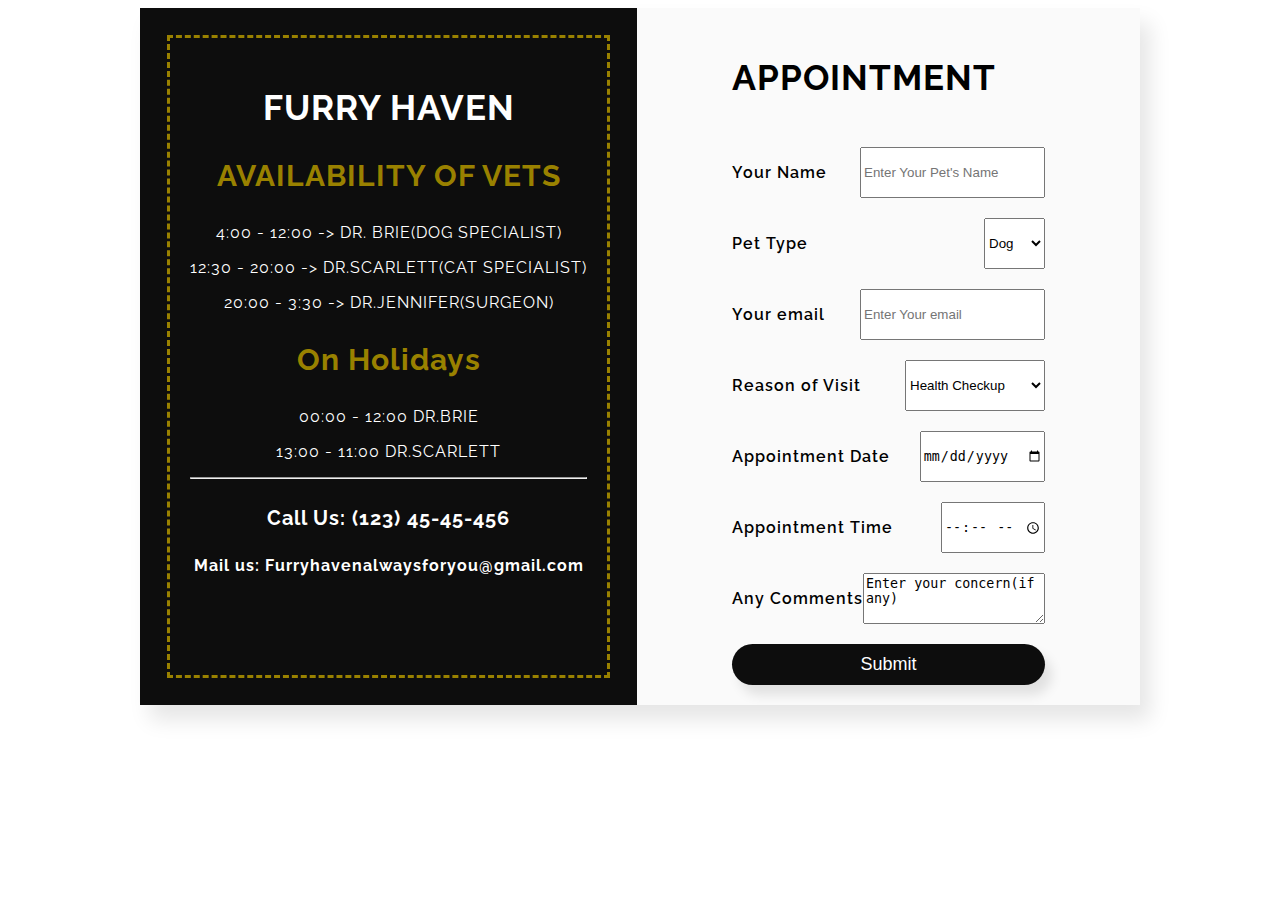
<file: Hyperlinks/Appointment.html>
<!DOCTYPE html>
<html lang="en">
<head>
	<meta charset="UTF-8">
	<title>Appointment</title>
	<link rel="stylesheet" href="css/style.css">
	<link href="https://fonts.googleapis.com/css?family=Raleway:400,600,700,900" rel="stylesheet">
</head>
<body>
<div class="wrapper">
	<div class="container">
		<div class="container-time">
				<h2 class="heading">FURRY HAVEN</h2>
				<h3 class="heading-days">AVAILABILITY OF VETS </h3>
				<p>4:00 - 12:00 -> DR. BRIE(DOG SPECIALIST) </p>
				<p>12:30 - 20:00 -> DR.SCARLETT(CAT SPECIALIST)</p>
				<p>20:00 - 3:30 -> DR.JENNIFER(SURGEON)</p>
				<h3 class="heading-days">On Holidays</h3>
				<p>00:00 - 12:00 DR.BRIE</p>
				<p>13:00 - 11:00 DR.SCARLETT</p>
				<hr>
				<h4 class="heading-phone">Call Us: (123) 45-45-456</h4>
				<h4 class="heading-email">Mail us: Furryhavenalwaysforyou@gmail.com</h4>
		</div>
		<div class="container-form">
				<form action="#">
					<h2 class="heading heading-yellow">Appointment</h2>
					<div class="form-field">
						<p>Your Name</p>
						<input type="text" placeholder="Enter Your Pet's Name" required>
					</div>
					<div class="form-field">
						<p>Pet Type</p>
						<select name="select" id="#">
							<option value="1">Dog</option>
							<option value="2">Cat</option>
							<option value="3">Bird</option>
							<option value="4">Rabbit</option>
							<option value="5"></option>
						</select>
					</div>
					<div class="form-field">
						<p>Your email</p>
						<input type="email" placeholder="Enter Your email" required>
					</div>
					<div class="form-field">
						<p>Reason of Visit</p>
						<select name="select" id="a">
							<option value="1">Health Checkup</option>
							<option value="2">Vaccination</option>
							<option value="3">Grooming</option>
							<option value="4">Medical Emergency</option>
							<option value="5">others</option>
						</select>
					</div>
					<div class="form-field">
						<p>Appointment Date</p>
						<input type="date">
					</div>
					<div class="form-field">
						<p>Appointment Time</p>
						<input type="time">
					</div>
					<div class="form-field">
						<p>Any Comments</p>
						<textarea id="Comments" width="10px" height="10px">Enter your concern(if any) 
							</textarea>
					</div>
					<button class="btn">Submit</button>
				</form>
		</div>
	</div>
</div>	
</body>
</html>
</file>
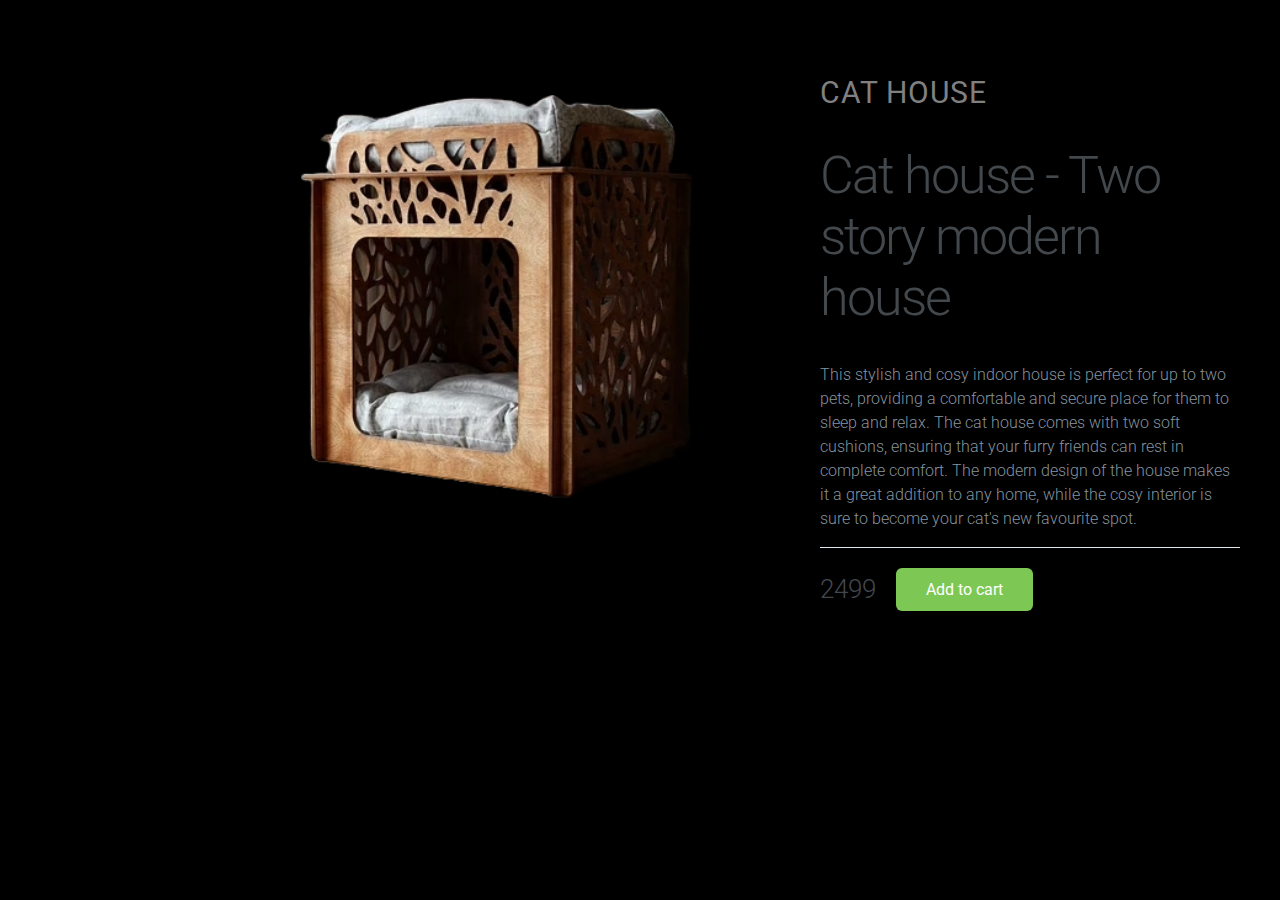
<file: Hyperlinks/Cat House.html>
<!DOCTYPE html>
<html>
<head>
    <meta charset="utf-8">
    <meta name="viewport" content="width=device-width, initial-scale=1">
    <title>Cat House</title>
    <link href="https://fonts.googleapis.com/css?family=Roboto:300,400,500" rel="stylesheet">
    <link href="style.css" rel="stylesheet">
    <meta name="robots" content="noindex,follow" />
</head>
<body>
    <main class="container">
        <div class="left-column">
            <img data-image="black" class="active" src="images/cat_bed.png" alt="">
        </div>
        <div class="right-column">
            <div class="product-description">
                <span>Cat House</span>
                <h1>Cat house - Two story modern house</h1>
                <p>This stylish and cosy indoor house is perfect for up to two pets, providing a comfortable and secure
                    place for them to sleep and relax. The cat house comes with two soft cushions, ensuring that your
                    furry friends can rest in complete comfort. The modern design of the house makes it a great addition
                    to any home, while the cosy interior is sure to become your cat's new favourite spot.</p>
            </div>
            <div class="product-price">
                <span>2499</span>
                <a href="#" class="cart-btn">Add to cart</a>
            </div>
        </div>
    </main>
    <script src="https://cdnjs.cloudflare.com/ajax/libs/jquery/3.1.1/jquery.min.js" charset="utf-8"></script>
    <script src="script.js" charset="utf-8"></script>
</body>
</html>
</file>
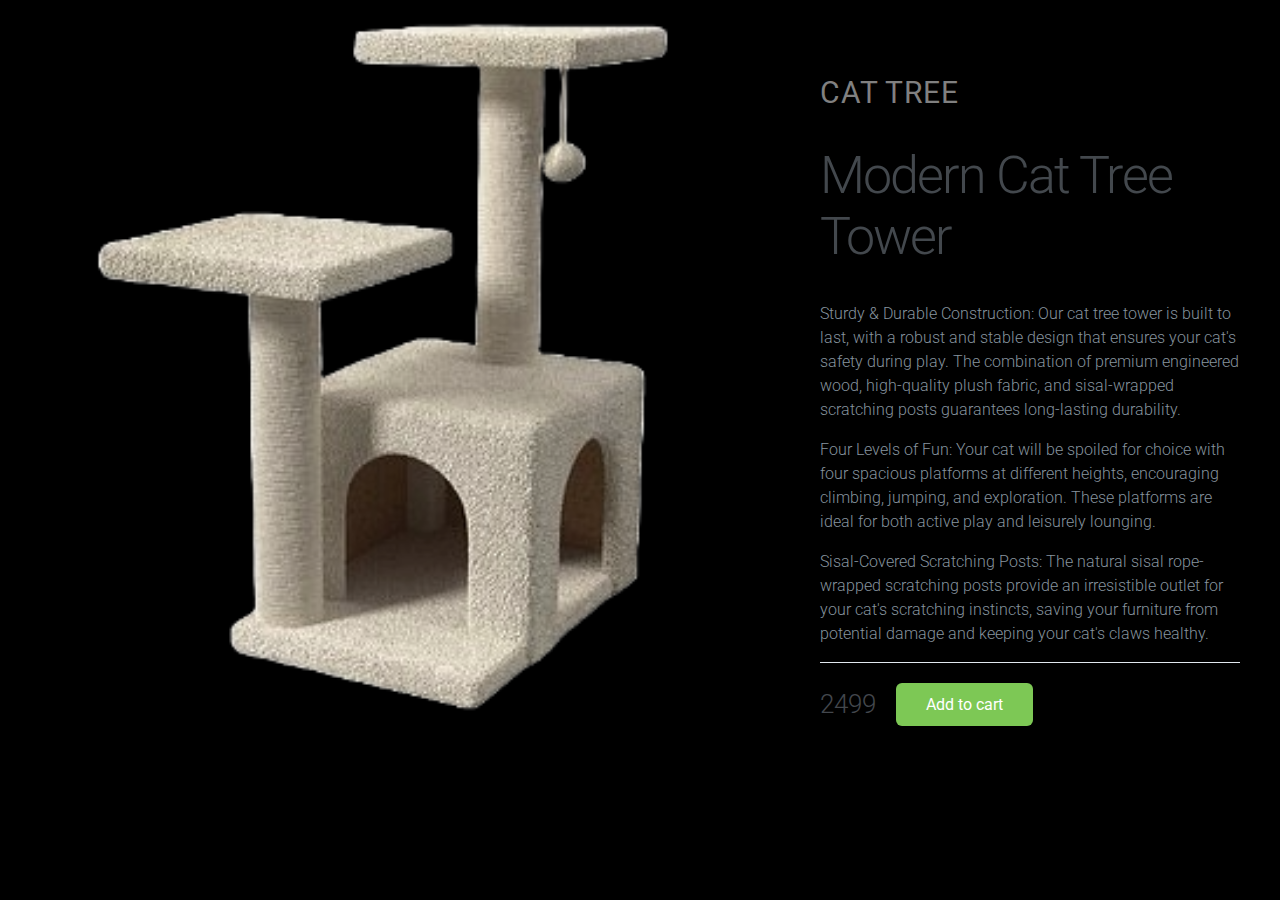
<file: Hyperlinks/Cat Tree.html>
<!DOCTYPE html>
<html>
<head>
    <meta charset="utf-8">
    <meta name="viewport" content="width=device-width, initial-scale=1">
    <title>Cat Tree</title>
    <link href="https://fonts.googleapis.com/css?family=Roboto:300,400,500" rel="stylesheet">
    <link href="style.css" rel="stylesheet">
    <meta name="robots" content="noindex,follow" />
</head>
<body>
    <main class="container">
        <div class="left-column">
            <img data-image="black" class="active" src="images/cat_tree.png" alt="">
        </div>
        <div class="right-column">
            <div class="product-description">
                <span>Cat Tree</span>
                <h1>Modern Cat Tree Tower</h1>
                <p>Sturdy & Durable Construction: Our cat tree tower is built to last, with a robust and stable design
                    that ensures your cat's safety during play. The combination of premium engineered wood, high-quality
                    plush fabric, and sisal-wrapped scratching posts guarantees long-lasting durability.</p>
                <p>Four Levels of Fun: Your cat will be spoiled for choice with four spacious platforms at different
                    heights, encouraging climbing, jumping, and exploration. These platforms are ideal for both active
                    play and leisurely lounging.</p>
                <p>Sisal-Covered Scratching Posts: The natural sisal rope-wrapped scratching posts provide an
                    irresistible outlet for your cat's scratching instincts, saving your furniture from potential damage
                    and keeping your cat's claws healthy.</p>
            </div>
            <div class="product-price">
                <span>2499</span>
                <a href="#" class="cart-btn">Add to cart</a>
            </div>
        </div>
    </main>
    <script src="https://cdnjs.cloudflare.com/ajax/libs/jquery/3.1.1/jquery.min.js" charset="utf-8"></script>
    <script src="script.js" charset="utf-8"></script>
</body>
</html>
</file>
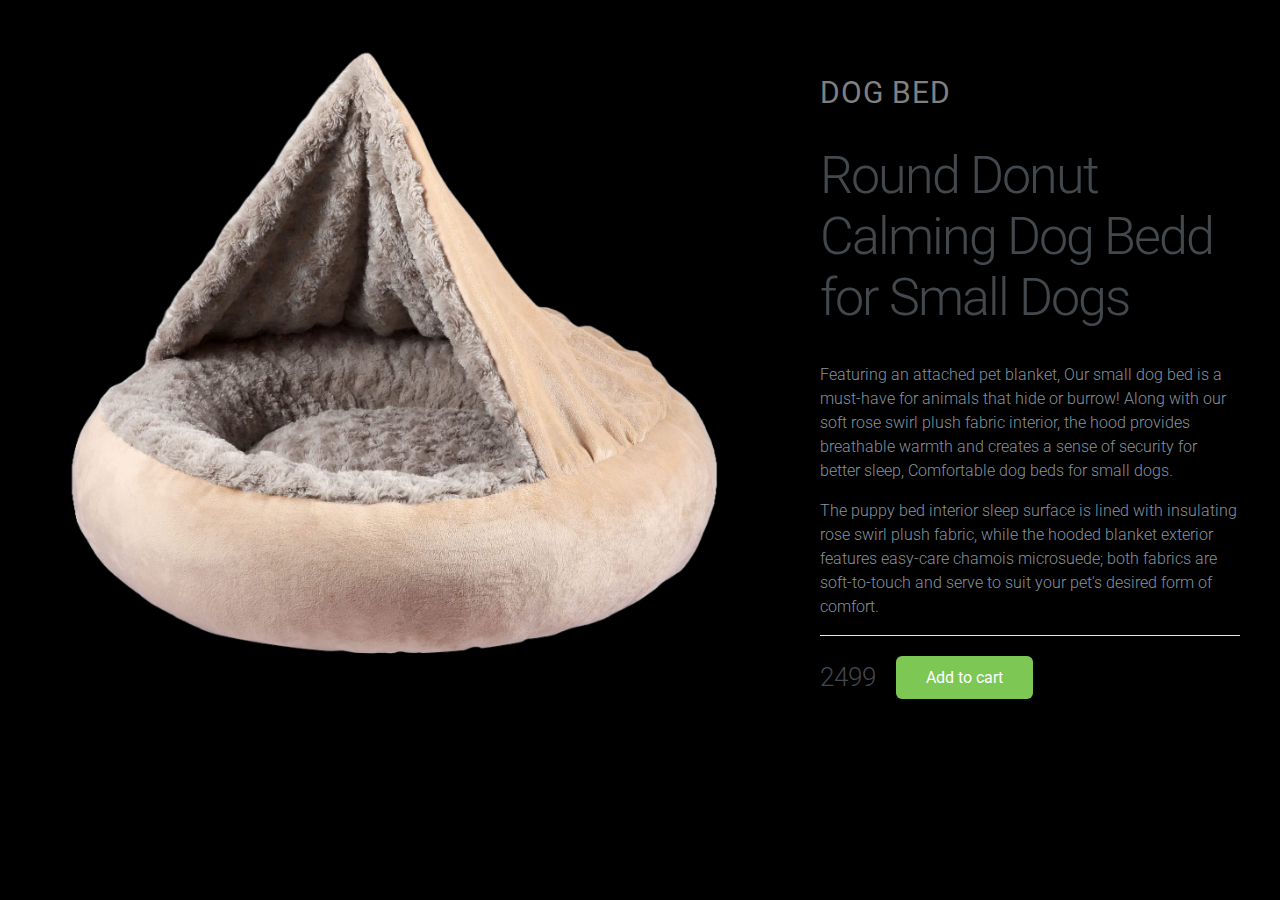
<file: Hyperlinks/Donut Dog Bed.html>
<!DOCTYPE html>
<html>
<head>
  <meta charset="utf-8">
  <meta name="viewport" content="width=device-width, initial-scale=1">
  <title>Donut Dog Bed</title>
  <link href="https://fonts.googleapis.com/css?family=Roboto:300,400,500" rel="stylesheet">
  <link href="style.css" rel="stylesheet">
  <meta name="robots" content="noindex,follow" />
</head>
<body>
  <main class="container">
    <div class="left-column">
      <img data-image="black" class="active" src="images/dog_bed.png" alt="">
    </div>
    <div class="right-column">
      <div class="product-description">
        <span>Dog Bed</span>
        <h1>Round Donut Calming Dog Bedd for Small Dogs</h1>
        <p>Featuring an attached pet blanket, Our small dog bed is a must-have for animals that hide or burrow! Along
          with our soft rose swirl plush fabric interior, the hood provides breathable warmth and creates a sense of
          security for better sleep, Comfortable dog beds for small dogs.</p>
        <p>The puppy bed interior sleep surface is lined with insulating rose swirl plush fabric, while the hooded
          blanket exterior features easy-care chamois microsuede; both fabrics are soft-to-touch and serve to suit your
          pet's desired form of comfort.</p>
      </div>
      <div class="product-price">
        <span>2499</span>
        <a href="#" class="cart-btn">Add to cart</a>
      </div>
    </div>
  </main>
  <script src="https://cdnjs.cloudflare.com/ajax/libs/jquery/3.1.1/jquery.min.js" charset="utf-8"></script>
  <script src="script.js" charset="utf-8"></script>
</body>
</html>
</file>
<file: Hyperlinks/css/style.css>
body {
  font-family: 'Raleway', sans-serif;
  font-weight: 400;
	color: #fff;
	letter-spacing: 1px;
  
}

.container {
	background-color: #fafafa;
	max-width: 1000px;
	margin: 0px auto;
	box-shadow: 10px 15px 20px rgba(0, 0, 0, .1);
	display: flex;
	
}

.container-time {
	background-color: rgba(0, 0, 0, .95);
	padding: 50px;
	outline: 3px dashed #998100;
	outline-offset: -30px;
	text-align: center;
}
.heading {
	font-size: 35px;
	text-transform: uppercase;
}

.heading-days {
	color:#998100;
	font-size: 30px;

}

.heading-phone {
	font-size: 20px;
}
.container-form {
	padding: 20px 0;
	margin: 0 auto;
	color: #000;
}
form {
	display: grid;
	grid-row-gap: 20px;
}
form p {
	font-weight: 600;
}
.form-field {
	display: flex;
	justify-content: space-between;
}

input,select {
	pad: 10px 15px;
}

.btn {
	background-color: rgba(0, 0, 0, .95);
	color: #fff;
	padding: 10px 20px;
	border: none;
	font-size: 18px;
	border-radius: 100px;
	-webkit-border-radius: 100px;
	-moz-border-radius: 100px;
	-ms-border-radius: 100px;
	-o-border-radius: 100px;
	box-shadow: 7px 10px 12px rgba(0, 0, 0, .1);
	cursor: pointer;
	transition: all .3s;
	-webkit-transition: all .3s;
	-moz-transition: all .3s;
	-ms-transition: all .3s;
	-o-transition: all .3s;
}

.btn:hover {
	transform: scale(1.03);
	-webkit-transform: scale(1.03);
	-moz-transform: scale(1.03);
	-ms-transform: scale(1.03);
	-o-transform: scale(1.03);
	box-shadow: 10px 12px 15px rgba(0, 0, 0, .3);
}

@media screen and (max-width: 768px) {
	.container {
		flex-direction: column;
	}
	.container-form  {
		padding: 10px;
	}
	.heading-phone {
		font-size: 17px;
	}
	
}

@media screen and (min-width: 768px) and (max-width: 880px) {
	.container-time {
		padding: 30px;
	}
	.container-form  {
		padding: 10px;
	}
	
	
}
</file>
<file: Hyperlinks/style.css>
html,
body {
  height: 100%;
  width: 100%;
  margin: 0;
  font-family: 'Roboto', sans-serif;
  background-color: black;
}

.container {
  max-width: 1200px;
  margin: 0 auto;
  padding: 15px;
  display: flex;
}


.left-column {
  width: 65%;
  position: relative;
}

.right-column {
  width: 35%;
  margin-top: 60px;
}


.left-column img {
  width: 100%;
  position: absolute;
  left: 0;
  top: 0;
  opacity: 0;
  transition: all 0.3s ease;
}

.left-column img.active {
  opacity: 1;
  width: 90%;
}




.product-description {
  border-bottom: 1px solid #E1E8EE;
  margin-bottom: 20px;
}

.product-description span {
  font-size: 30px;
  color: gray;
  letter-spacing: 1px;
  text-transform: uppercase;
  text-decoration: none;
}

.product-description h1 {
  font-weight: 300;
  font-size: 52px;
  color: #43484D;
  letter-spacing: -2px;
}

.product-description p {
  font-size: 16px;
  font-weight: 300;
  color: #86939E;
  line-height: 24px;
}



.product-price {
  display: flex;
  align-items: center;
}

.product-price span {
  font-size: 26px;
  font-weight: 300;
  color: #43474D;
  margin-right: 20px;
}

.cart-btn {
  display: inline-block;
  background-color: #7DC855;
  border-radius: 6px;
  font-size: 16px;
  color: #FFFFFF;
  text-decoration: none;
  padding: 12px 30px;
  transition: all .5s;
}

.cart-btn:hover {
  background-color: #64af3d;
}


@media (max-width: 940px) {
  .container {
    flex-direction: column;
    margin-top: 60px;
  }

  .left-column,
  .right-column {
    width: 100%;
  }

  .left-column img {
    width: 300px;
    right: 0;
    top: -65px;
    left: initial;
  }
}

@media (max-width: 535px) {
  .left-column img {
    width: 220px;
    top: -85px;
  }
}
</file>
